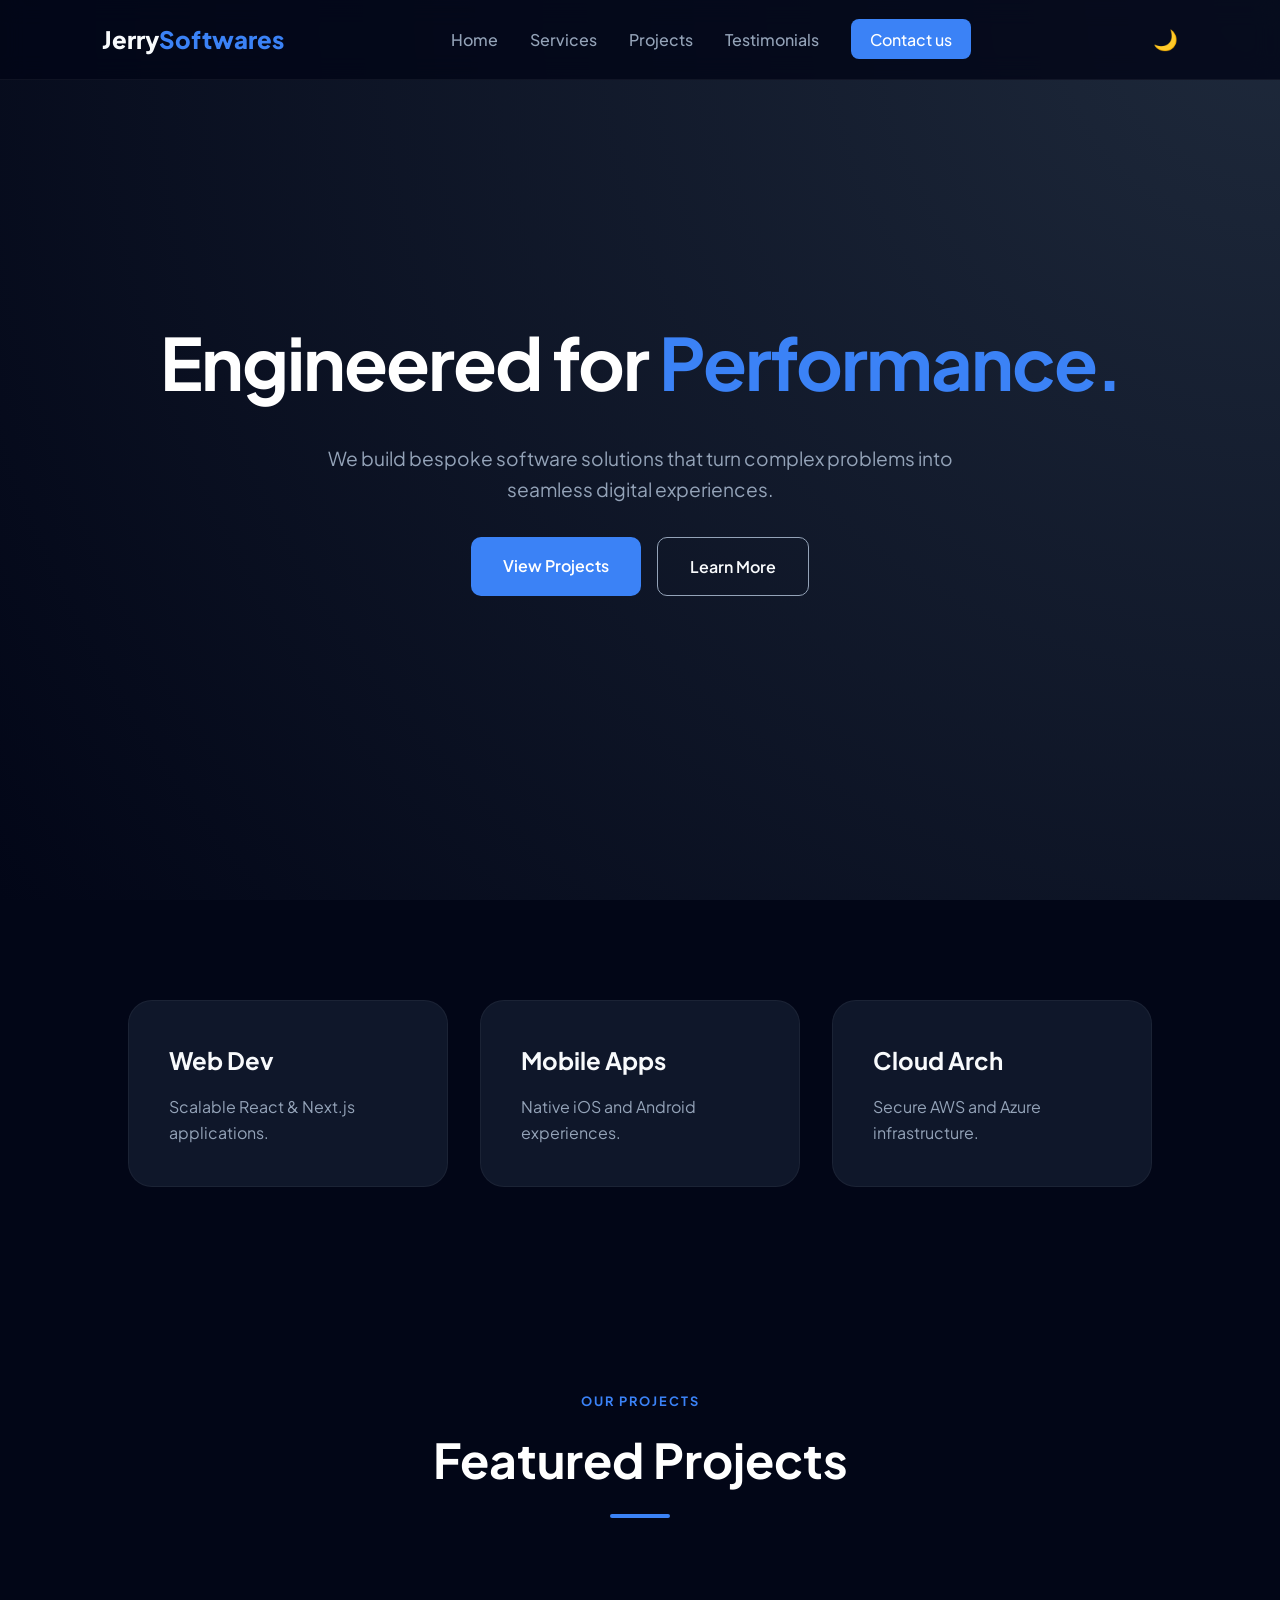
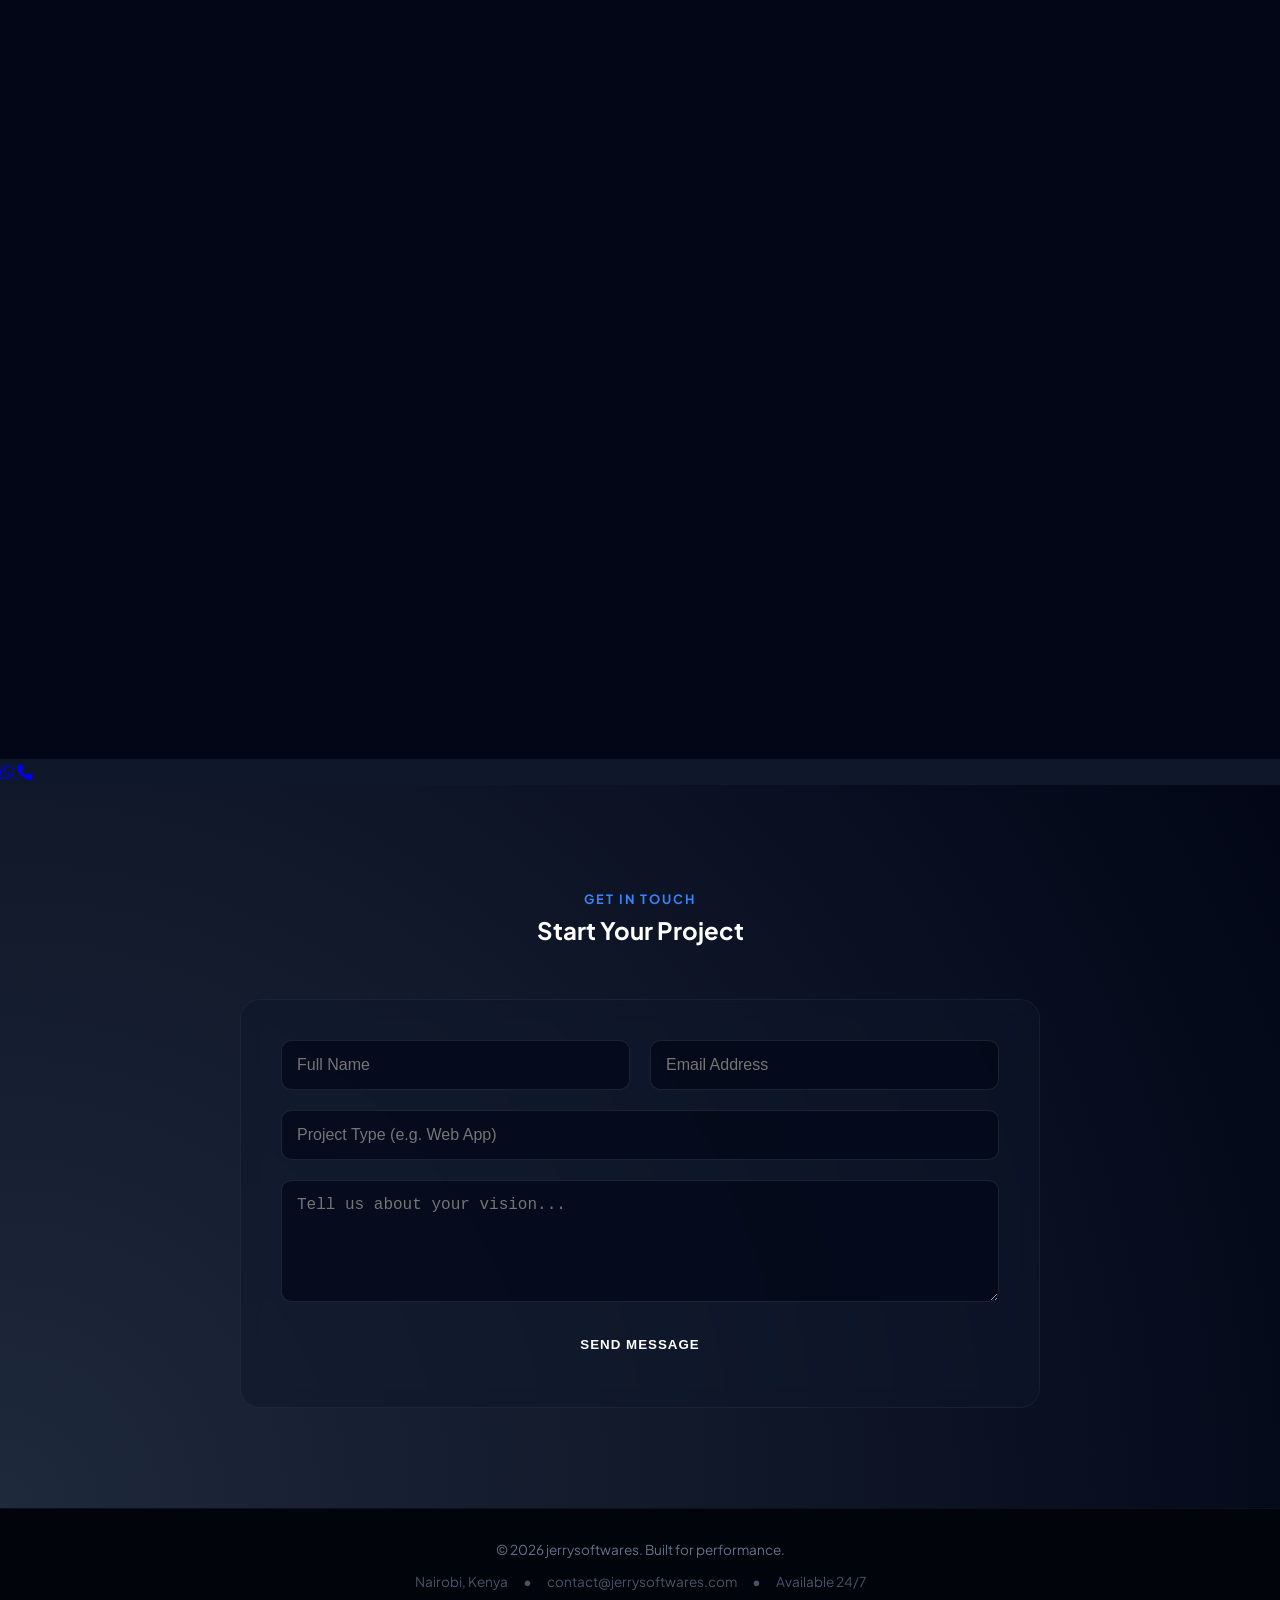
<file: index.html>
<!DOCTYPE html>
<html lang="en">
<head>
    <meta charset="UTF-8">
    <meta name="viewport" content="width=device-width, initial-scale=1.0">
    <title>Jerry Softwares | Tech Excellence</title>
    <link rel="stylesheet" href="jerry.css">
    <link href="https://fonts.googleapis.com/css2?family=Plus+Jakarta+Sans:wght@400;600;800&display=swap" rel="stylesheet">
    <link href="https://fonts.googleapis.com/css2?family=Plus+Jakarta+Sans:wght@400;600;800&display=swap" rel="stylesheet">
</head>
<body>

    <nav class="navbar">
        <a href="#" class="logo">Jerry<span>Softwares</span></a>
        <ul class="nav-links" id="nav-links">
            <li><a href="#home">Home</a></li>
            <li><a href="#services">Services</a></li>
             <li><a href="#project.html">Projects</a></li>
              <li><a href="#Testimonials">Testimonials</a></li>
            <li><a href="#contact" class="btn-nav">Contact us</a></li>
        </ul>
<!-- Theme toggle button -->
<button id="theme-toggle" class="theme-btn">🌙</button>


        <div class="menu-toggle" id="mobile-menu">
            <span class="bar"></span>
            <span class="bar"></span>
            <span class="bar"></span>
        </div>
    </nav>

    <header class="hero" id="home">
        <div class="hero-container">
            <h1>Engineered for <span class="accent">Performance.</span></h1>
            <p>We build bespoke software solutions that turn complex problems into seamless digital experiences.</p>
            <div class="hero-btns">
                <a href="#" class="btn-primary">View Projects</a>
                <a href="#" class="btn-secondary">Learn More</a>
            </div>
        </div>
    </header>

    <section class="services" id="services">
        <div class="card">
            <h3>Web Dev</h3>
            <p>Scalable React & Next.js applications.</p>
        </div>
        <div class="card">
            <h3>Mobile Apps</h3>
            <p>Native iOS and Android experiences.</p>
        </div>
        <div class="card">
            <h3>Cloud Arch</h3>
            <p>Secure AWS and Azure infrastructure.</p>
        </div>
    </section>


    <!-----project section-->

    <section class="projects" id="portfolio">
    <div class="projects-header">
        <span class="badge">Our PROJECTS</span>
        <h1>Featured Projects</h1>
        <div class="heading-line"></div>
    </div>

    <div class="projects-grid">
        <div class="project-card">
            <div class="project-image" style="background-image: url('https://images.unsplash.com/photo-1460925895917-afdab827c52f?auto=format&fit=crop&q=80&w=500')"></div>
            <div class="project-overlay">
                <div class="project-info">
                    <h3>FinTech Dashboard</h3>
                    <p>Web Application</p>
                    <a href="#" class="view-btn">View Case Study</a>
                </div>
            </div>
        </div>

        <div class="project-card">
            <div class="project-image" style="background-image: url('https://images.unsplash.com/photo-1512941937669-90a1b58e7e9c?auto=format&fit=crop&q=80&w=500')"></div>
            <div class="project-overlay">
                <div class="project-info">
                    <h3>E-Commerce Mobile</h3>
                    <p>iOS & Android</p>
                    <a href="#" class="view-btn">View Case Study</a>
                </div>
            </div>
        </div>

        <div class="project-card">
            <div class="project-image" style="background-image: url('https://images.unsplash.com/photo-1551288049-bebda4e38f71?auto=format&fit=crop&q=80&w=500')"></div>
            <div class="project-overlay">
                <div class="project-info">
                    <h3>AI Analytics Tool</h3>
                    <p>SaaS Platform</p>
                    <a href="#" class="view-btn">View Case Study</a>
                </div>
            </div>
        </div>
    </div>
</section>
    
<!---call sections-->
<div class="floating-contact">
        <a href="https://wa.me/254XXXXXXXXX" class="floating-btn whatsapp" target="_blank" title="Chat on WhatsApp">
            <i class="fab fa-whatsapp"></i>
        </a>
        <a href="tel:+254XXXXXXXXX" class="floating-btn phone" title="Call Us">
            <i class="fas fa-phone"></i>
        </a>
    </div>
    <link rel="stylesheet" href="https://cdnjs.cloudflare.com/ajax/libs/font-awesome/6.0.0/css/all.min.css">

    <script src="index.js"></script>

    <!----Contact section-->

    <section class="contact" id="contact">
    <div class="contact-header">
        <span class="badge">Get In Touch</span>
        <h1>Start Your Project</h1>
    </div>

    <div class="contact-container">
        <form id="contact-form">
            <div class="input-group">
                <input type="text" id="name" required placeholder="Full Name">
                <input type="email" id="email" required placeholder="Email Address">
            </div>
            <input type="text" id="subject" placeholder="Project Type (e.g. Web App)">
            <textarea id="message" rows="5" required placeholder="Tell us about your vision..."></textarea>
            <button type="submit" class="submit-btn">Send Message</button>
        </form>
    </div>
</section>

    <!------Footer section-->

    <footer>
    <div class="footer-content">
        <p>&copy; 2026 jerrysoftwares. Built for performance.</p>
        <div class="footer-info">
            <span>Nairobi, Kenya</span>
            <span class="dot">•</span>
            <span>contact@jerrysoftwares.com</span>
            <span class="dot">•</span>
            <span>Available 24/7</span>
        </div>
    </div>
</footer>
</body>
</html>
</file>
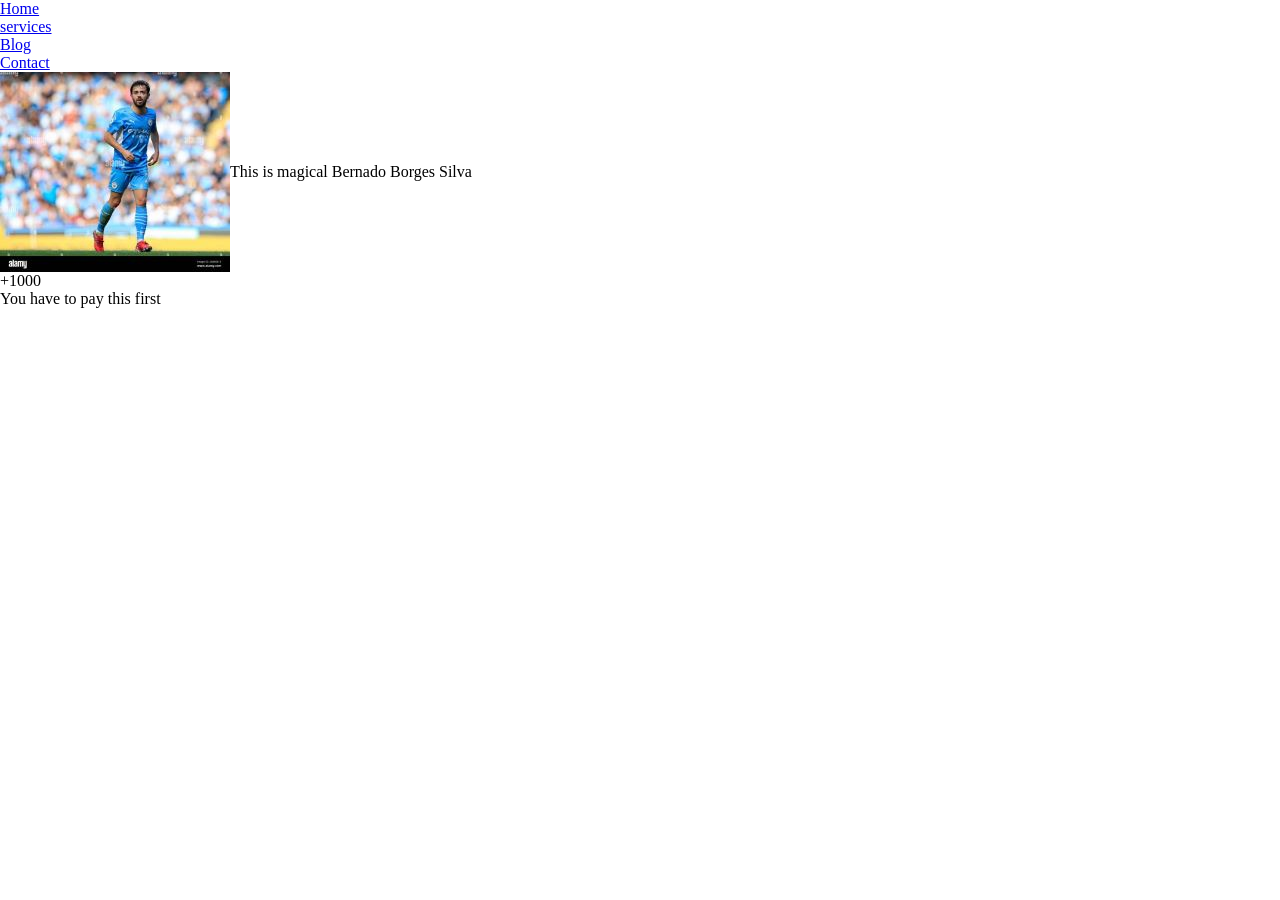
<file: boss.html>
<!DOCTYPE html>
<html lang="en">
<head>
    <meta charset="UTF-8">
    <meta name="viewport" content="width=device-width, initial-scale=1.0">
    <title>Document</title>
    <link rel="stylesheet" href="style.css">
</head>
<body>
    <nav>
        <ul>
            <li><a href="#">Home</a></li>
            <li><a href="#"> services</a></li>
             <li><a href="#">Blog</a></li>
             <li><a href="#">Contact</a></li>
        </ul>
    </nav>


    <section id="rere">

<div class="class">
    <img src="bernado.jpg" alt="">
    <p>This is magical Bernado Borges Silva</p>
    <p></p>
</div>


<div class="speed">
    <div>+1000</div>
    <p>You have to pay this first</p>
</div>

    </section>
    <script src="practical.js"></script>
    
</body>
</html>
</file>
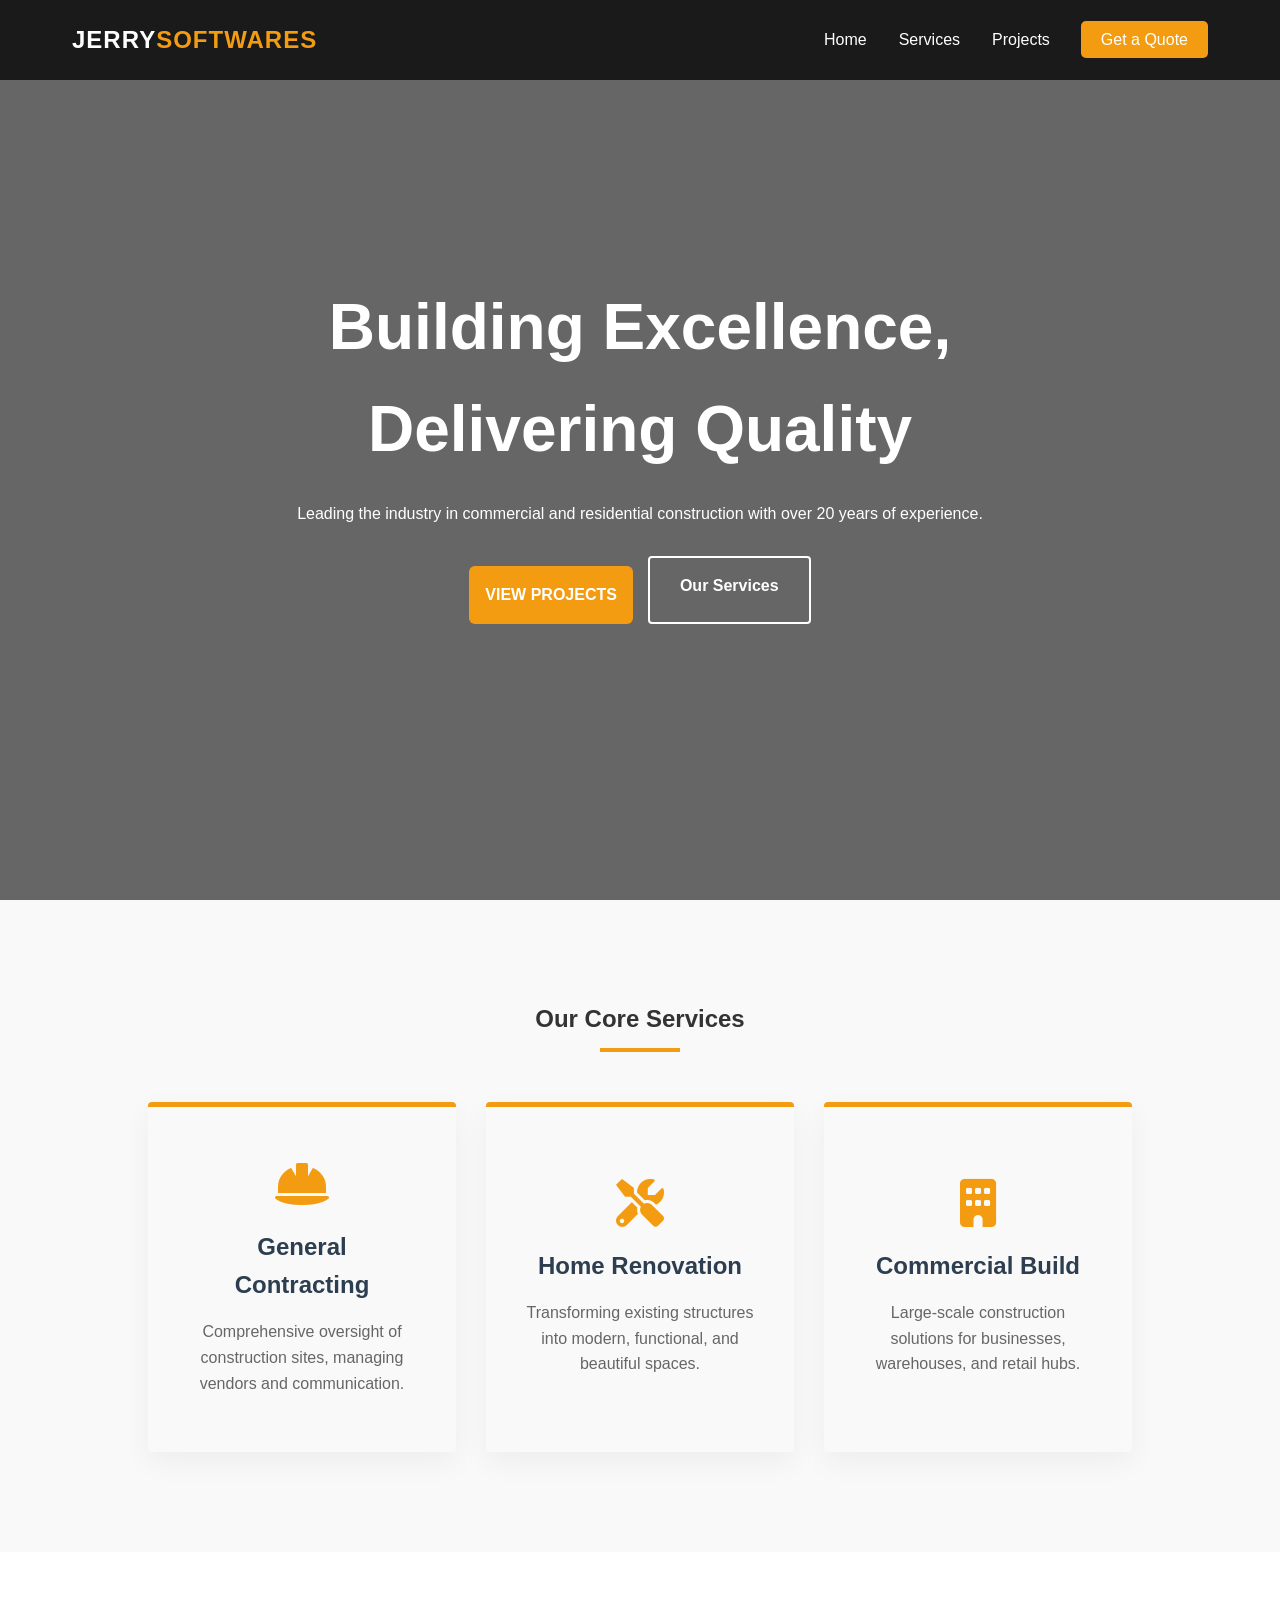
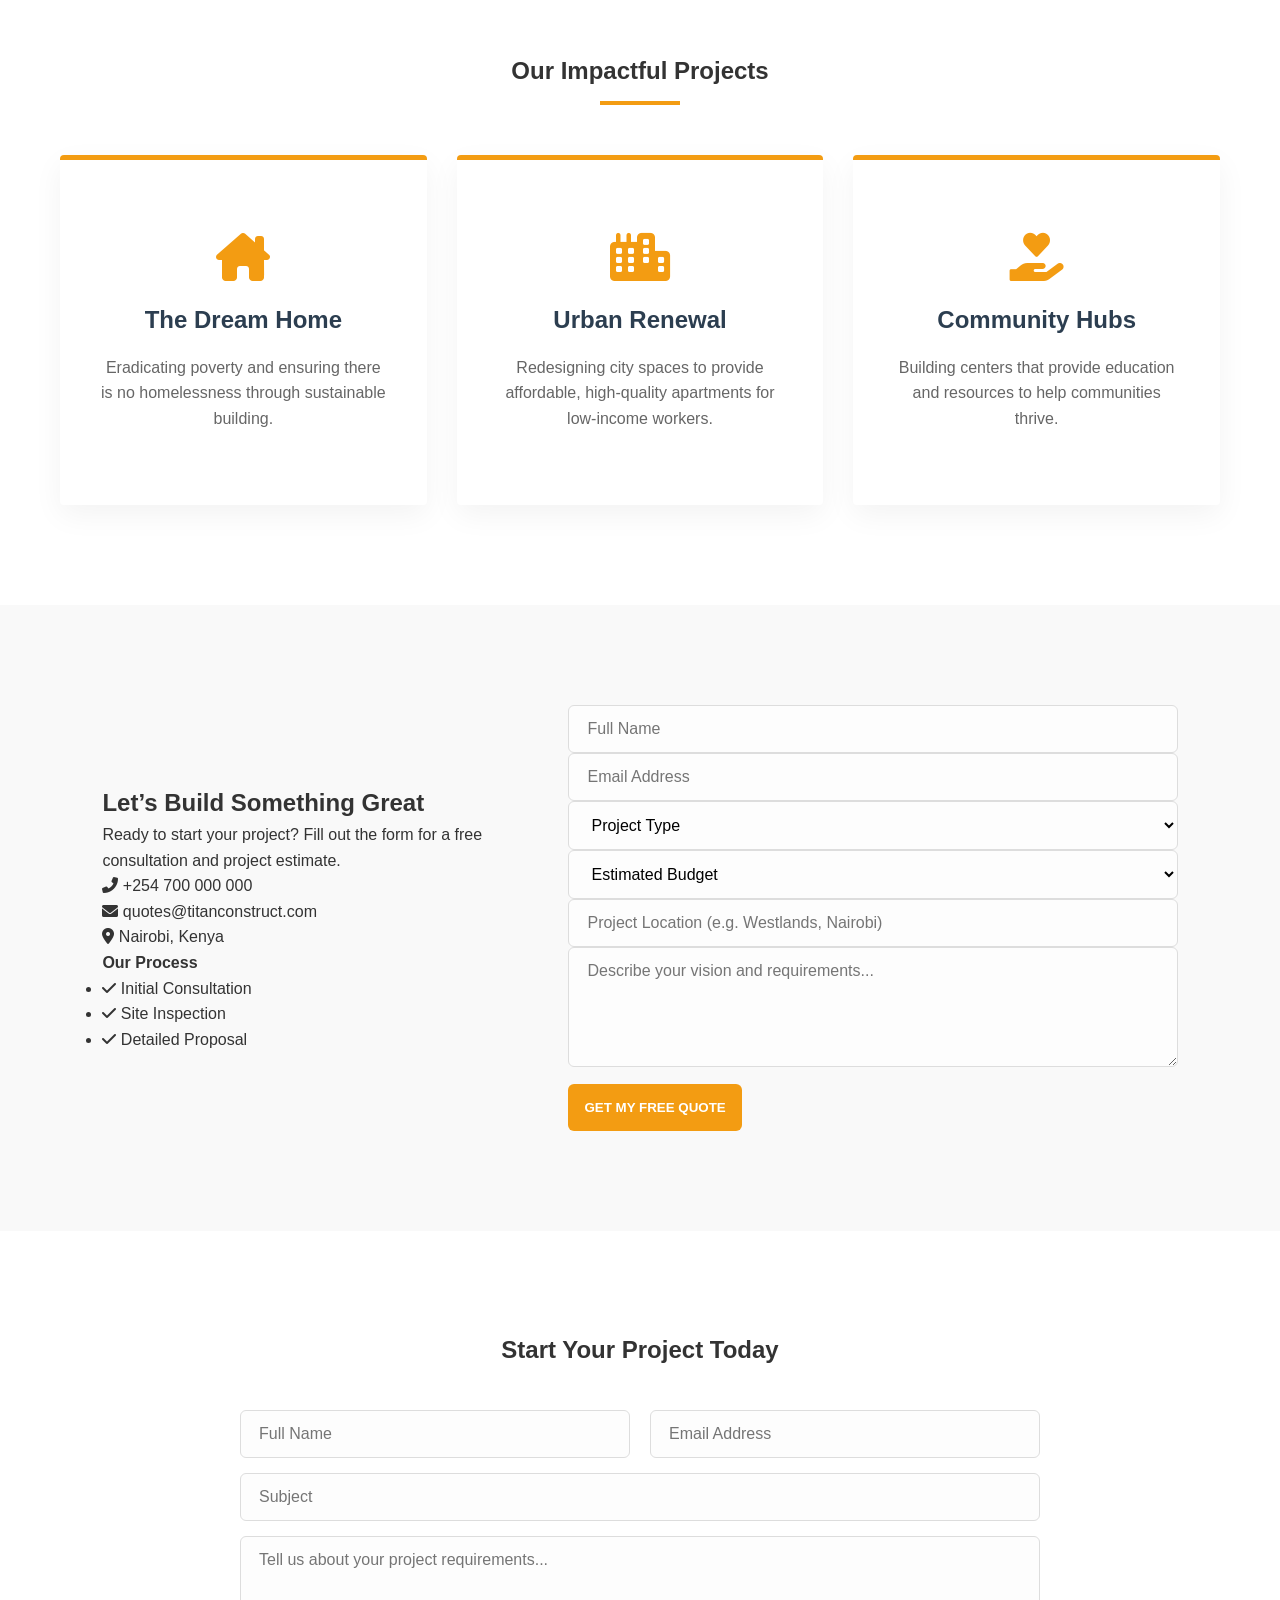
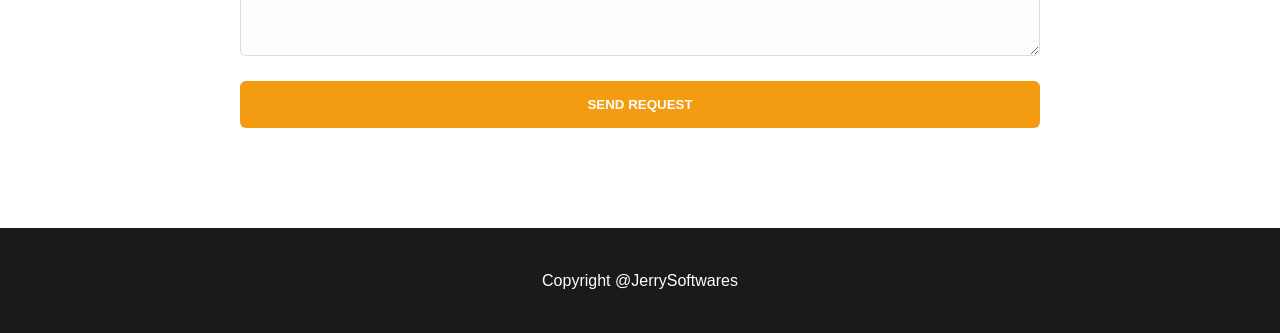
<file: construct.html>
<!DOCTYPE html>
<html lang="en">
<head>
    <meta charset="UTF-8">
    <meta name="viewport" content="width=device-width, initial-scale=1.0">
    <title>Titan Construction | Professional Building Services</title>
    <link rel="stylesheet" href="construct.css">
    <link rel="stylesheet" href="https://cdnjs.cloudflare.com/ajax/libs/font-awesome/6.0.0/css/all.min.css">
</head>
<body>

    <nav class="navbar" id="navbar">
        <div class="nav-container">
            <div class="logo">Jerry<span>Softwares</span></div>
            
            <div class="menu-toggle" id="mobile-menu">
                <span class="bar"></span>
                <span class="bar"></span>
                <span class="bar"></span>
            </div>

            <ul class="nav-links">
                <li><a href="#home">Home</a></li>
                <li><a href="#services">Services</a></li>
                <li><a href="#projects">Projects</a></li>
                <li><a href="#contact" class="nav-btn">Get a Quote</a></li>
            </ul>
        </div>
    </nav>

    <header id="home" class="hero">
        <div class="hero-overlay">
            <div class="hero-content">
                <h1>Building Excellence, <br>Delivering Quality</h1>
                <p>Leading the industry in commercial and residential construction with over 20 years of experience.</p>
                <div class="hero-btns">
                    <a href="#projects" class="btn-main">View Projects</a>
                    <a href="#services" class="btn-outline">Our Services</a>
                </div>
            </div>
        </div>
    </header>

    <section id="services" class="services">
        <div class="section-title">
            <h2>Our Core Services</h2>
            <div class="underline"></div>
        </div>
        <div class="service-grid">
            <div class="service-card">
                <i class="fas fa-hard-hat"></i>
                <h3>General Contracting</h3>
                <p>Comprehensive oversight of construction sites, managing vendors and communication.</p>
            </div>
            <div class="service-card">
                <i class="fas fa-tools"></i>
                <h3>Home Renovation</h3>
                <p>Transforming existing structures into modern, functional, and beautiful spaces.</p>
            </div>
            <div class="service-card">
                <i class="fas fa-building"></i>
                <h3>Commercial Build</h3>
                <p>Large-scale construction solutions for businesses, warehouses, and retail hubs.</p>
            </div>
        </div>
    </section>

<section id="projects" class="projects">
    <div class="section-title">
        <h2>Our Impactful Projects</h2>
        <div class="underline"></div>
    </div>

    <div class="project-grid">
        <div class="project-card">
            <i class="fas fa-house-chimney"></i>
            <h3>The Dream Home</h3>
            <p>Eradicating poverty and ensuring there is no homelessness through sustainable building.</p>
        </div>

        <div class="project-card">
            <i class="fas fa-city"></i>
            <h3>Urban Renewal</h3>
            <p>Redesigning city spaces to provide affordable, high-quality apartments for low-income workers.</p>
        </div>

        <div class="project-card">
            <i class="fas fa-hand-holding-heart"></i>
            <h3>Community Hubs</h3>
            <p>Building centers that provide education and resources to help communities thrive.</p>
        </div>
    </div>
</section>
<!-----get a quote section-->
<section id="contact" class="quote-section">
    <div class="quote-container">
        <div class="quote-sidebar">
            <h2>Let’s Build Something Great</h2>
            <p>Ready to start your project? Fill out the form for a free consultation and project estimate.</p>
            
            <div class="contact-info-list">
                <div class="info-item">
                    <i class="fas fa-phone-alt"></i>
                    <span>+254 700 000 000</span>
                </div>
                <div class="info-item">
                    <i class="fas fa-envelope"></i>
                    <span>quotes@titanconstruct.com</span>
                </div>
                <div class="info-item">
                    <i class="fas fa-map-marker-alt"></i>
                    <span>Nairobi, Kenya</span>
                </div>
            </div>

            <div class="process-steps">
                <h4>Our Process</h4>
                <ul>
                    <li><i class="fas fa-check"></i> Initial Consultation</li>
                    <li><i class="fas fa-check"></i> Site Inspection</li>
                    <li><i class="fas fa-check"></i> Detailed Proposal</li>
                </ul>
            </div>
        </div>

        <div class="quote-form-card">
            <form id="quote-form">
                <div class="form-row">
                    <input type="text" placeholder="Full Name" required>
                    <input type="email" placeholder="Email Address" required>
                </div>
                
                <div class="form-row">
                    <select required>
                        <option value="" disabled selected>Project Type</option>
                        <option value="residential">Residential Home</option>
                        <option value="commercial">Commercial Building</option>
                        <option value="renovation">Remodeling</option>
                        <option value="social">Social Housing</option>
                    </select>
                    <select required>
                        <option value="" disabled selected>Estimated Budget</option>
                        <option value="small">Under $50k</option>
                        <option value="medium">$50k - $200k</option>
                        <option value="large">Over $200k</option>
                    </select>
                </div>

                <input type="text" placeholder="Project Location (e.g. Westlands, Nairobi)">
                <textarea placeholder="Describe your vision and requirements..." rows="5"></textarea>
                
                <button type="submit" class="btn-main">Get My Free Quote</button>
            </form>
        </div>
    </div>
</section>

    <section id="contact" class="contact">
        <div class="contact-container">
            <h2>Start Your Project Today</h2>
            <form id="contact-form">
                <div class="form-group">
                    <input type="text" id="name" placeholder="Full Name" required>
                    <input type="email" id="email" placeholder="Email Address" required>
                </div>
                <input type="text" placeholder="Subject">
                <textarea placeholder="Tell us about your project requirements..." rows="5"></textarea>
                <button type="submit" class="btn-main">Send Request</button>
            </form>
        </div>
    </section>

    <footer>
        <p>Copyright @JerrySoftwares</p>
    </footer>

    <script src="script.js"></script>
</body>
</html>
</file>
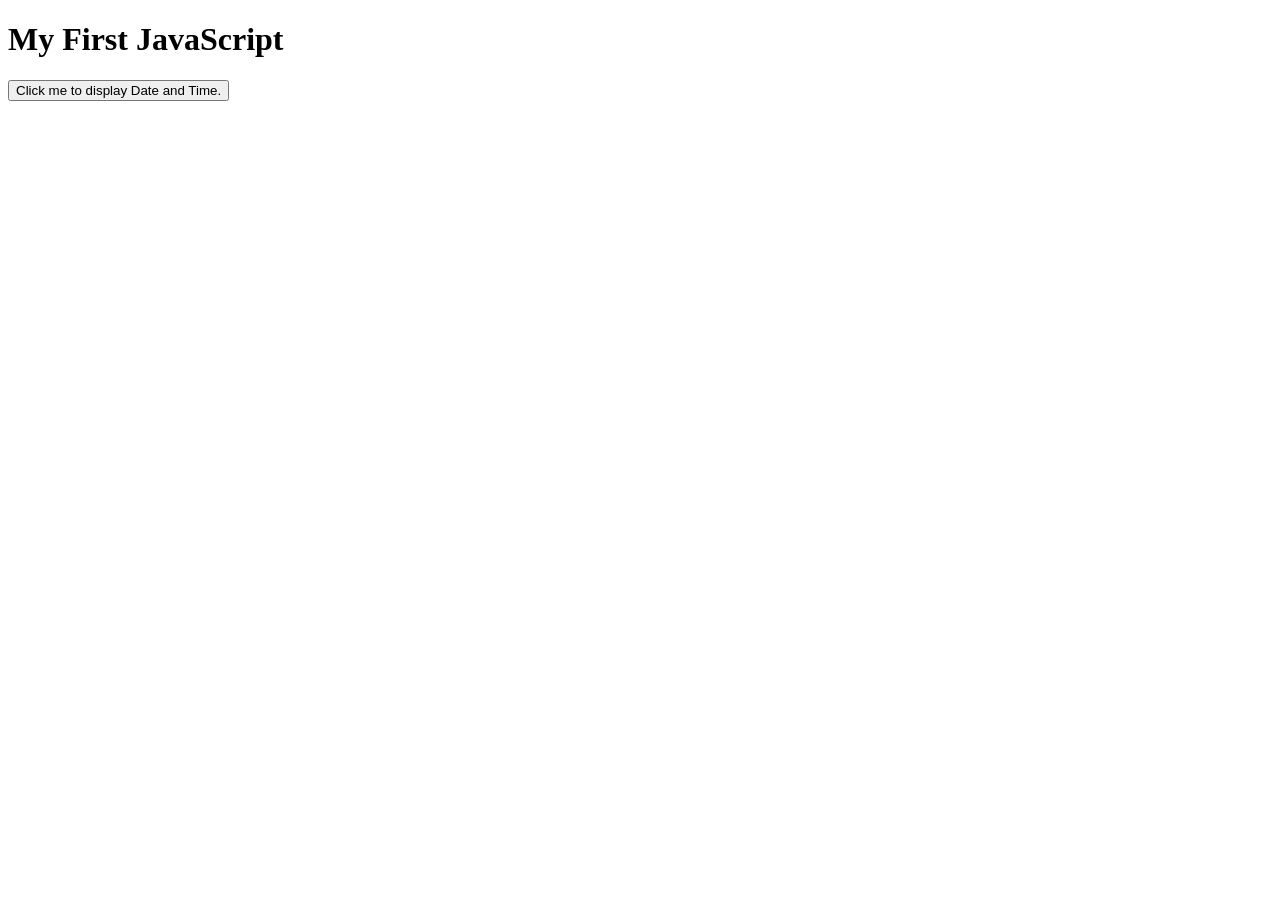
<file: java.html>
<!DOCTYPE html>
<html lang="en">
<head>
    <meta charset="UTF-8">
    <meta name="viewport" content="width=device-width, initial-scale=1.0">
    <title>Document</title>
</head>
<body>
<h1>My First JavaScript</h1>

<button type="button"
onclick="document.getElementById('demo').innerHTML = Date()">
Click me to display Date and Time.</button>

<script src="java.js"></script>
<p id="demo"></p>
</body>
</html>
</file>
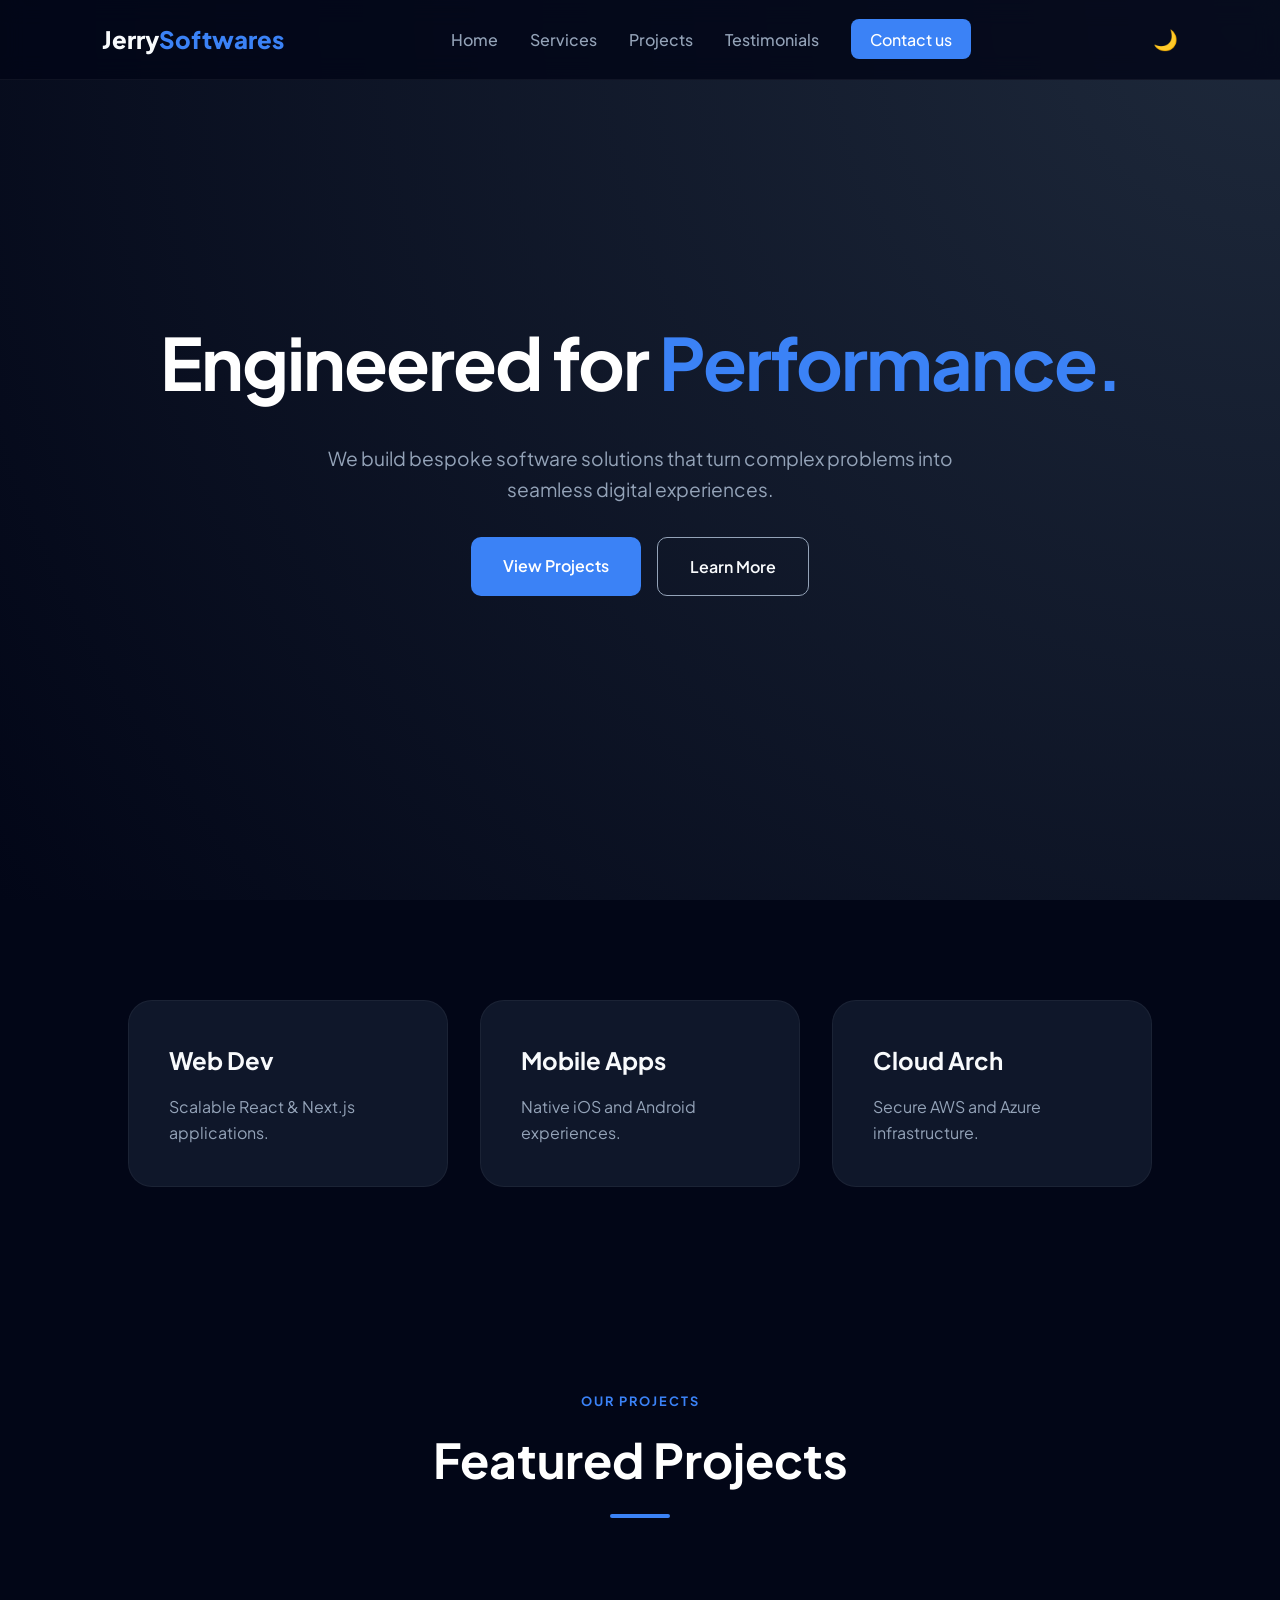
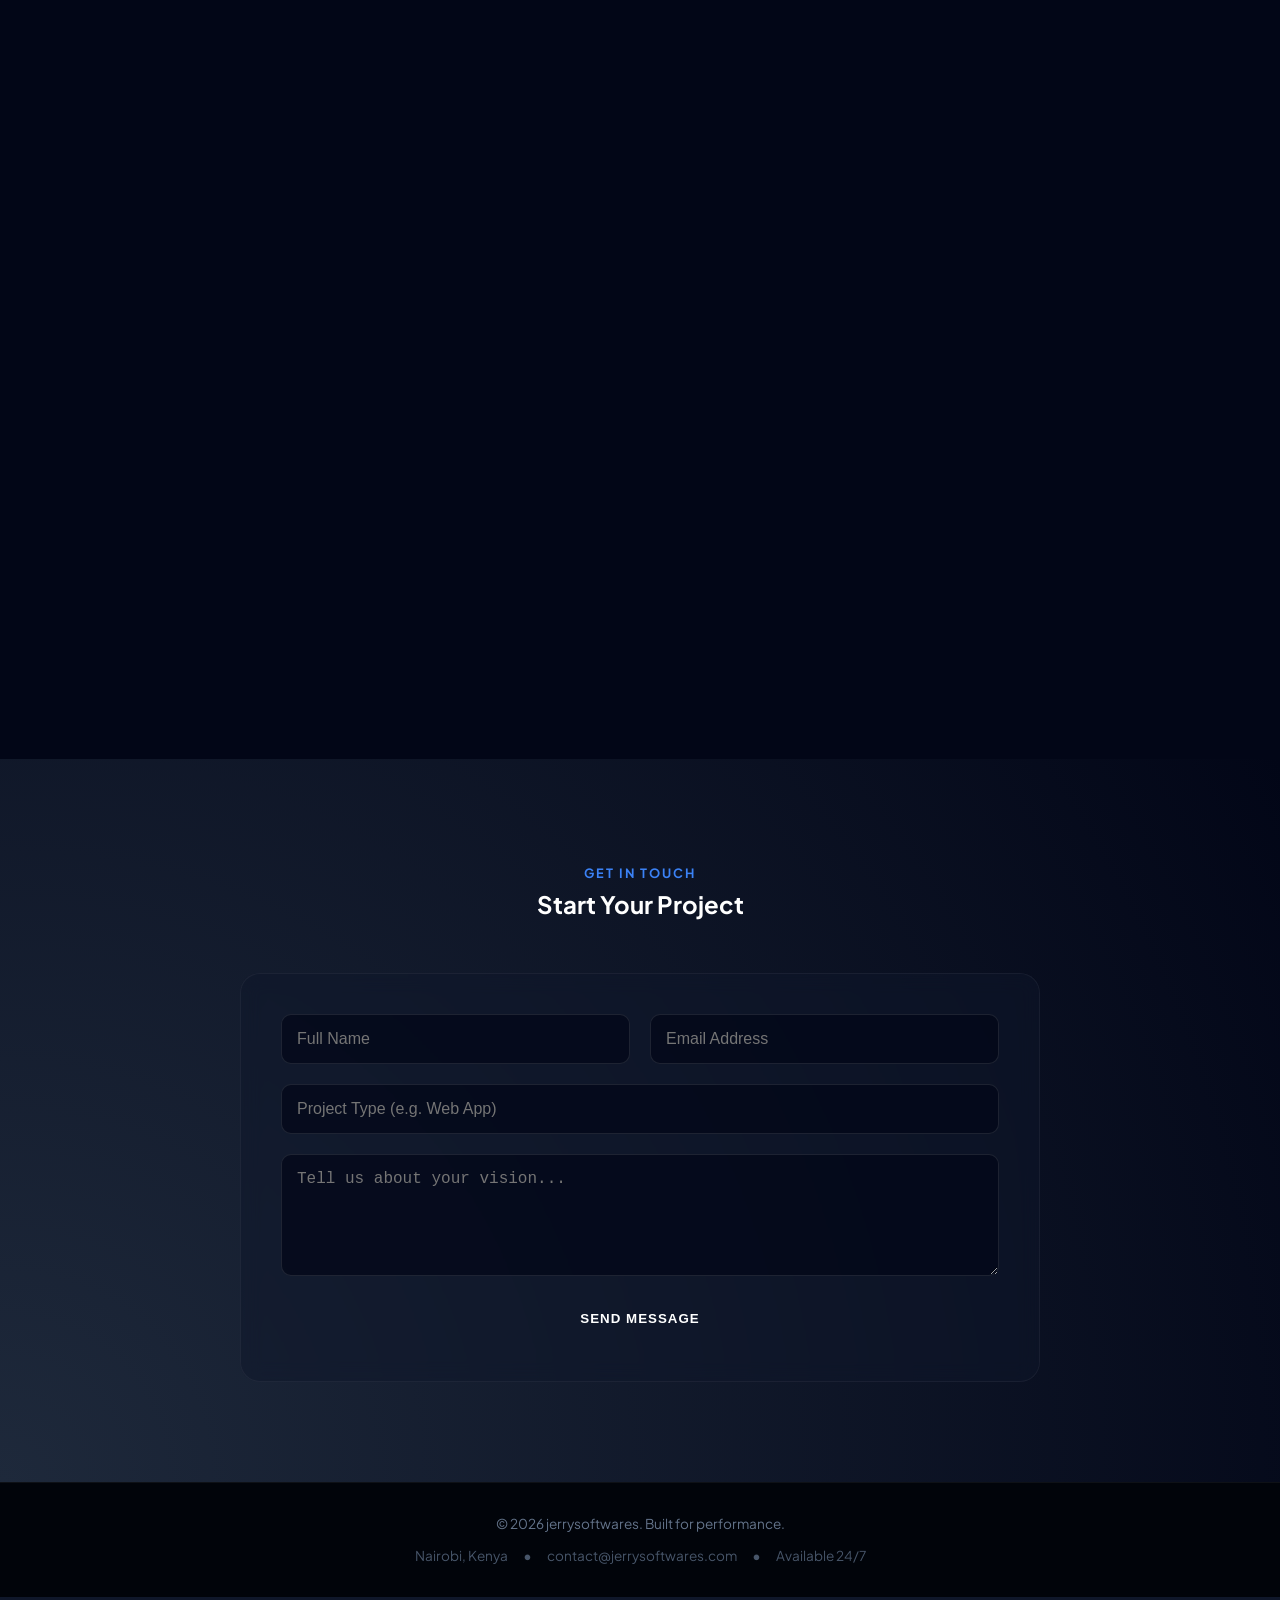
<file: jerry.html>
<!DOCTYPE html>
<html lang="en">
<head>
    <meta charset="UTF-8">
    <meta name="viewport" content="width=device-width, initial-scale=1.0">
    <title>Jerry Softwares | Tech Excellence</title>
    <link rel="stylesheet" href="jerry.css">
    <link href="https://fonts.googleapis.com/css2?family=Plus+Jakarta+Sans:wght@400;600;800&display=swap" rel="stylesheet">
</head>
<body>

    <nav class="navbar">
        <a href="#" class="logo">Jerry<span>Softwares</span></a>
        <ul class="nav-links" id="nav-links">
            <li><a href="#home">Home</a></li>
            <li><a href="#services">Services</a></li>
             <li><a href="#project.html">Projects</a></li>
              <li><a href="#Testimonials">Testimonials</a></li>
            <li><a href="#contact" class="btn-nav">Contact us</a></li>
        </ul>
<!-- Theme toggle button -->
<button id="theme-toggle" class="theme-btn">🌙</button>


        <div class="menu-toggle" id="mobile-menu">
            <span class="bar"></span>
            <span class="bar"></span>
            <span class="bar"></span>
        </div>
    </nav>

    <header class="hero" id="home">
        <div class="hero-container">
            <h1>Engineered for <span class="accent">Performance.</span></h1>
            <p>We build bespoke software solutions that turn complex problems into seamless digital experiences.</p>
            <div class="hero-btns">
                <a href="#" class="btn-primary">View Projects</a>
                <a href="#" class="btn-secondary">Learn More</a>
            </div>
        </div>
    </header>

    <section class="services" id="services">
        <div class="card">
            <h3>Web Dev</h3>
            <p>Scalable React & Next.js applications.</p>
        </div>
        <div class="card">
            <h3>Mobile Apps</h3>
            <p>Native iOS and Android experiences.</p>
        </div>
        <div class="card">
            <h3>Cloud Arch</h3>
            <p>Secure AWS and Azure infrastructure.</p>
        </div>
    </section>


    <!-----project section-->

    <section class="projects" id="portfolio">
    <div class="projects-header">
        <span class="badge">Our PROJECTS</span>
        <h1>Featured Projects</h1>
        <div class="heading-line"></div>
    </div>

    <div class="projects-grid">
        <div class="project-card">
            <div class="project-image" style="background-image: url('https://images.unsplash.com/photo-1460925895917-afdab827c52f?auto=format&fit=crop&q=80&w=500')"></div>
            <div class="project-overlay">
                <div class="project-info">
                    <h3>FinTech Dashboard</h3>
                    <p>Web Application</p>
                    <a href="#" class="view-btn">View Case Study</a>
                </div>
            </div>
        </div>

        <div class="project-card">
            <div class="project-image" style="background-image: url('https://images.unsplash.com/photo-1512941937669-90a1b58e7e9c?auto=format&fit=crop&q=80&w=500')"></div>
            <div class="project-overlay">
                <div class="project-info">
                    <h3>E-Commerce Mobile</h3>
                    <p>iOS & Android</p>
                    <a href="#" class="view-btn">View Case Study</a>
                </div>
            </div>
        </div>

        <div class="project-card">
            <div class="project-image" style="background-image: url('https://images.unsplash.com/photo-1551288049-bebda4e38f71?auto=format&fit=crop&q=80&w=500')"></div>
            <div class="project-overlay">
                <div class="project-info">
                    <h3>AI Analytics Tool</h3>
                    <p>SaaS Platform</p>
                    <a href="#" class="view-btn">View Case Study</a>
                </div>
            </div>
        </div>
    </div>
</section>

    <script src="Jerry.js"></script>

    <!----Contact section-->

    <section class="contact" id="contact">
    <div class="contact-header">
        <span class="badge">Get In Touch</span>
        <h1>Start Your Project</h1>
    </div>

    <div class="contact-container">
        <form id="contact-form">
            <div class="input-group">
                <input type="text" id="name" required placeholder="Full Name">
                <input type="email" id="email" required placeholder="Email Address">
            </div>
            <input type="text" id="subject" placeholder="Project Type (e.g. Web App)">
            <textarea id="message" rows="5" required placeholder="Tell us about your vision..."></textarea>
            <button type="submit" class="submit-btn">Send Message</button>
        </form>
    </div>
</section>

    <!------Footer section-->

    <footer>
    <div class="footer-content">
        <p>&copy; 2026 jerrysoftwares. Built for performance.</p>
        <div class="footer-info">
            <span>Nairobi, Kenya</span>
            <span class="dot">•</span>
            <span>contact@jerrysoftwares.com</span>
            <span class="dot">•</span>
            <span>Available 24/7</span>
        </div>
    </div>
</footer>
</body>
</html>
</file>
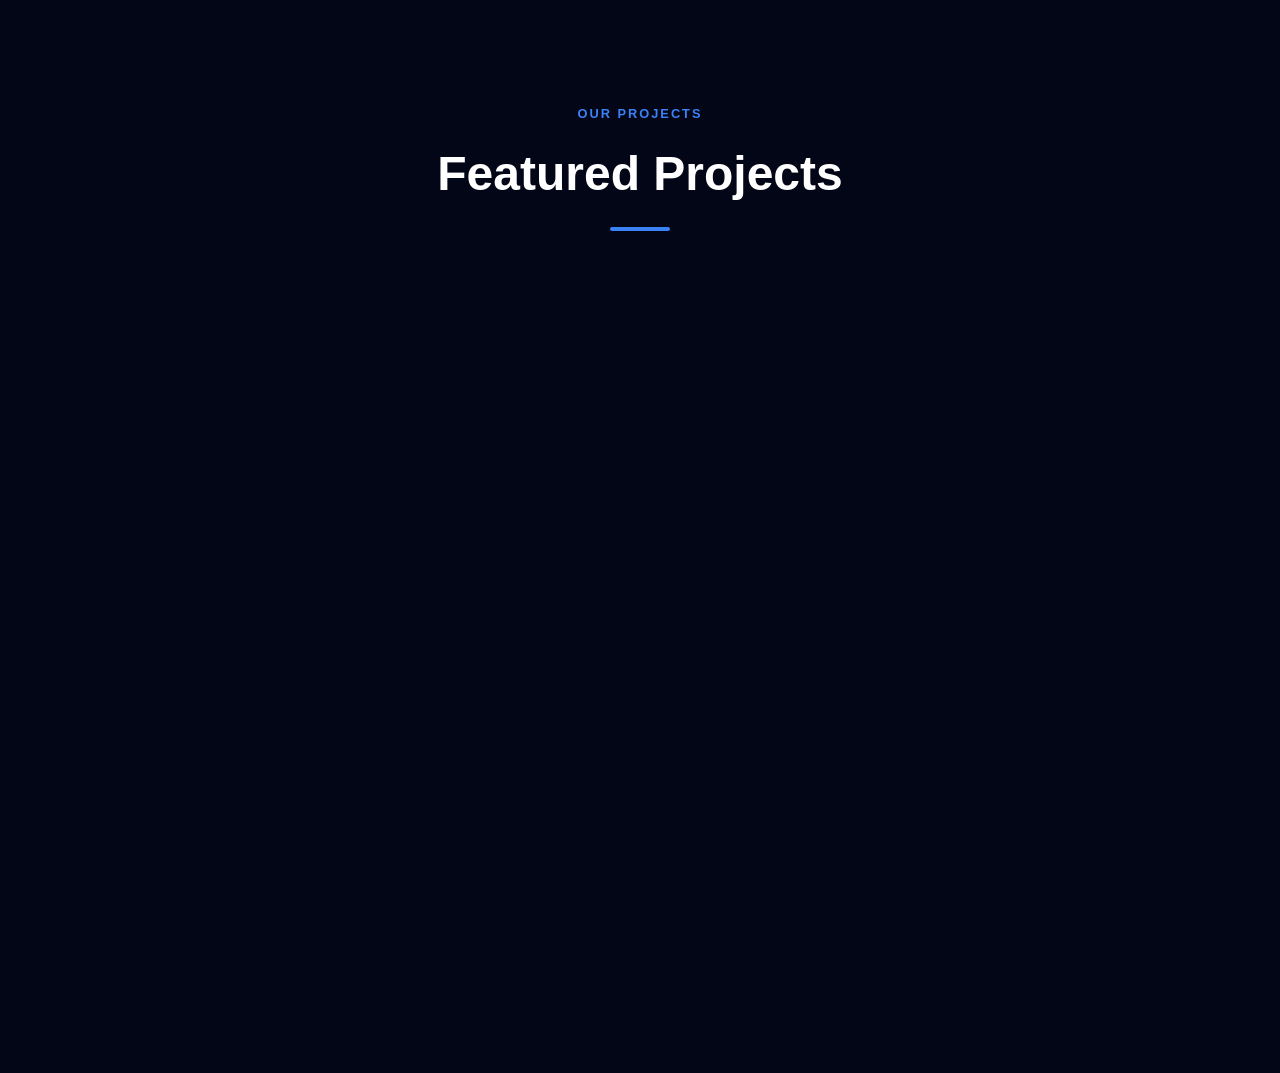
<file: project.html>
<!DOCTYPE html>
<html lang="en">
<head>
    <meta charset="UTF-8">
    <meta name="viewport" content="width=device-width, initial-scale=1.0">
    <title>Document</title>
    <link rel="stylesheet" href="jerry.css">
</head>
<body>
    <section class="projects" id="portfolio">
    <div class="projects-header">
        <span class="badge">Our PROJECTS</span>
        <h1>Featured Projects</h1>
        <div class="heading-line"></div>
    </div>

    <div class="projects-grid">
        <div class="project-card">
            <div class="project-image" style="background-image: url('https://images.unsplash.com/photo-1460925895917-afdab827c52f?auto=format&fit=crop&q=80&w=500')"></div>
            <div class="project-overlay">
                <div class="project-info">
                    <h3>FinTech Dashboard</h3>
                    <p>Web Application</p>
                    <a href="#" class="view-btn">View Case Study</a>
                </div>
            </div>
        </div>

        <div class="project-card">
            <div class="project-image" style="background-image: url('https://images.unsplash.com/photo-1512941937669-90a1b58e7e9c?auto=format&fit=crop&q=80&w=500')"></div>
            <div class="project-overlay">
                <div class="project-info">
                    <h3>E-Commerce Mobile</h3>
                    <p>iOS & Android</p>
                    <a href="#" class="view-btn">View Case Study</a>
                </div>
            </div>
        </div>

        <div class="project-card">
            <div class="project-image" style="background-image: url('https://images.unsplash.com/photo-1551288049-bebda4e38f71?auto=format&fit=crop&q=80&w=500')"></div>
            <div class="project-overlay">
                <div class="project-info">
                    <h3>AI Analytics Tool</h3>
                    <p>SaaS Platform</p>
                    <a href="#" class="view-btn">View Case Study</a>
                </div>
            </div>
        </div>
    </div>
</section>
</body>
</html>
</file>
<file: jerry.css>
:root {
    --bg: #020617;
    --card-bg: #0f172a;
    --primary: #3b82f6;
    --text-main: #f8fafc;
    --text-dim: #94a3b8;
    --nav-height: 80px;
}

* {
    margin: 0;
    padding: 0;
    box-sizing: border-box;
}

html {
    scroll-behavior: smooth;
}

body {
    font-family: 'Plus Jakarta Sans', sans-serif;
    background-color: var(--bg);
    color: var(--text-main);
    line-height: 1.6;
}

/* Navbar */
.navbar {
    height: var(--nav-height);
    display: flex;
    justify-content: space-between;
    align-items: center;
    padding: 0 8%;
    position: fixed;
    top: 0;
    width: 100%;
    background: rgba(2, 6, 23, 0.8);
    backdrop-filter: blur(12px);
    z-index: 1000;
    border-bottom: 1px solid rgba(255, 255, 255, 0.05);
}

.logo {
    font-size: 1.5rem;
    font-weight: 800;
    text-decoration: none;
    color: var(--text-main);
}

.logo span { color: var(--primary); }

.nav-links {
    display: flex;
    list-style: none;
    gap: 2rem;
    align-items: center;
}

.nav-links a {
    text-decoration: none;
    color: var(--text-dim);
    font-weight: 500;
    transition: 0.3s;
}

.nav-links a:hover { color: var(--primary); }

.btn-nav {
    background: var(--primary);
    color: white !important;
    padding: 0.6rem 1.2rem;
    border-radius: 8px;
}

/* Hero Section */
.hero {
    height: 100vh;
    display: flex;
    align-items: center;
    justify-content: center;
    text-align: center;
    padding: 0 5%;
    background: radial-gradient(circle at top right, #1e293b, #020617);
}

.hero h1 {
    font-size: clamp(2.5rem, 6vw, 4.5rem);
    margin-bottom: 1.5rem;
    letter-spacing: -2px;
}

.accent { color: var(--primary); }

.hero p {
    color: var(--text-dim);
    font-size: 1.2rem;
    max-width: 700px;
    margin: 0 auto 2rem;
}

.hero-btns {
    display: flex;
    gap: 1rem;
    justify-content: center;
}

.btn-primary, .btn-secondary {
    padding: 1rem 2rem;
    border-radius: 10px;
    text-decoration: none;
    font-weight: 600;
    transition: 0.3s;
}

.btn-primary { background: var(--primary); color: white; }
.btn-secondary { border: 1px solid var(--text-dim); color: var(--text-main); }

/* Responsive Grid for Services */
.services {
    display: grid;
    grid-template-columns: repeat(auto-fit, minmax(300px, 1fr));
    gap: 2rem;
    padding: 5rem 8%;
}

.card {
    background: var(--card-bg);
    padding: 2.5rem;
    border-radius: 20px;
    border: 1px solid rgba(255, 255, 255, 0.05);
    transition: 0.3s;
}

.card:hover {
    transform: translateY(-10px);
    border-color: var(--primary);
}

/* Mobile Menu Toggle */
.menu-toggle {
    display: none;
    cursor: pointer;
}

.bar {
    display: block;
    width: 25px;
    height: 3px;
    margin: 5px;
    background-color: white;
    transition: 0.3s;
}

@media (max-width: 768px) {
    .menu-toggle { display: block; }
    .nav-links {
        position: absolute;
        top: 80px;
        left: -100%;
        flex-direction: column;
        background: var(--bg);
        width: 100%;
        text-align: center;
        transition: 0.4s;
        padding: 2rem 0;
    }
    .nav-links.active { left: 0; }
    .hero-btns { flex-direction: column; }
}

/* Section Layout */
.services {
    padding: 100px 10%;
    background-color: #020617; /* Deep Navy/Black */
    color: white;
}

/* Heading Styling */
.services-header {
    text-align: center;
    margin-bottom: 60px;
}

.subtitle {
    color: #3b82f6;
    text-transform: uppercase;
    letter-spacing: 2px;
    font-weight: 700;
    font-size: 0.8rem;
    margin-bottom: 10px;
}

.services-header h1 {
    font-size: clamp(2rem, 5vw, 3rem);
    font-weight: 800;
    margin: 0;
}

.underline {
    width: 50px;
    height: 4px;
    background: #3b82f6;
    margin: 15px auto 0;
    border-radius: 10px;
}

/* The Grid System */
.services-grid {
    display: grid;
    /* Automatically creates columns based on screen width */
    grid-template-columns: repeat(auto-fit, minmax(300px, 1fr));
    gap: 30px;
}

/* Card Styling */
.card {
    background: #0f172a;
    padding: 40px;
    border-radius: 24px;
    border: 1px solid rgba(255, 255, 255, 0.05);
    transition: all 0.4s cubic-bezier(0.175, 0.885, 0.32, 1.275);
    text-align: left;
}

.card:hover {
    transform: translateY(-12px);
    border-color: #3b82f6;
    box-shadow: 0 20px 40px rgba(0, 0, 0, 0.4);
}

.icon-box {
    font-size: 2rem;
    background: rgba(59, 130, 246, 0.1);
    width: 60px;
    height: 60px;
    display: flex;
    align-items: center;
    justify-content: center;
    border-radius: 12px;
    margin-bottom: 25px;
}

.card h3 {
    font-size: 1.5rem;
    margin-bottom: 15px;
    color: #f8fafc;
}

.card p {
    color: #94a3b8;
    line-height: 1.6;
}

/*projects*/
/* Projects Section */
.projects {
    padding: 100px 8%;
    background: #020617;
}

.projects-header {
    text-align: center;
    margin-bottom: 60px;
}

/* Re-using the header styles from services for consistency */
.badge { color: #3b82f6; font-weight: 700; letter-spacing: 2px; text-transform: uppercase; font-size: 0.8rem; }
.projects-header h1 { color: white; font-size: 3rem; margin-top: 10px; }
.heading-line { width: 60px; height: 4px; background: #3b82f6; margin: 15px auto; border-radius: 10px; }

/* The Portfolio Grid */
.projects-grid {
    display: grid;
    grid-template-columns: repeat(auto-fit, minmax(350px, 1fr));
    gap: 25px;
}

.project-card {
    position: relative;
    border-radius: 20px;
    overflow: hidden;
    aspect-ratio: 16 / 10;
    cursor: pointer;
}

.project-image {
    width: 100%;
    height: 100%;
    background-size: cover;
    background-position: center;
    transition: transform 0.6s cubic-bezier(0.165, 0.84, 0.44, 1);
}

.project-card:hover .project-image {
    transform: scale(1.1);
}

/* Hover Overlay */
.project-overlay {
    position: absolute;
    top: 0;
    left: 0;
    width: 100%;
    height: 100%;
    background: linear-gradient(to top, rgba(15, 23, 42, 0.9), transparent);
    display: flex;
    align-items: flex-end;
    padding: 30px;
    opacity: 0;
    transition: opacity 0.3s ease;
}

.project-card:hover .project-overlay {
    opacity: 1;
}

.project-info h3 {
    color: white;
    font-size: 1.5rem;
    margin-bottom: 5px;
    transform: translateY(20px);
    transition: transform 0.4s ease;
}

.project-info p {
    color: #3b82f6;
    font-weight: 600;
    margin-bottom: 15px;
    transform: translateY(20px);
    transition: transform 0.4s ease 0.1s;
}

.project-card:hover h3, 
.project-card:hover p {
    transform: translateY(0);
}

.view-btn {
    color: white;
    text-decoration: none;
    font-size: 0.9rem;
    border-bottom: 1px solid #3b82f6;
    padding-bottom: 2px;
}

/* Mobile Fix */
@media (max-width: 480px) {
    .projects-grid {
        grid-template-columns: 1fr;
    }
}

/*contact section*/

.contact {
    padding: 100px 8%;
    background: radial-gradient(circle at bottom left, #1e293b, #020617);
}

.contact-header { text-align: center; margin-bottom: 50px; }

.contact-container {
    max-width: 800px;
    margin: 0 auto;
    background: rgba(15, 23, 42, 0.5);
    padding: 40px;
    border-radius: 20px;
    border: 1px solid rgba(255, 255, 255, 0.05);
    backdrop-filter: blur(10px);
}

#contact-form { display: flex; flex-direction: column; gap: 20px; }

.input-group {
    display: grid;
    grid-template-columns: 1fr 1fr;
    gap: 20px;
}

input, textarea {
    width: 100%;
    padding: 15px;
    background: rgba(2, 6, 23, 0.7);
    border: 1px solid rgba(255, 255, 255, 0.1);
    border-radius: 10px;
    color: white;
    font-size: 1rem;
    transition: 0.3s;
}

input:focus, textarea:focus {
    outline: none;
    border-color: var(--blue);
    box-shadow: 0 0 15px rgba(59, 130, 246, 0.2);
}

.submit-btn {
    background: var(--blue);
    color: white;
    padding: 15px;
    border: none;
    border-radius: 10px;
    font-weight: 700;
    cursor: pointer;
    transition: 0.3s;
    text-transform: uppercase;
    letter-spacing: 1px;
}

.submit-btn:hover {
    background: #2563eb;
    transform: translateY(-2px);
    box-shadow: 0 5px 15px rgba(37, 99, 235, 0.4);
}

/* Mobile Responsiveness */
@media (max-width: 600px) {
    .input-group { grid-template-columns: 1fr; }
    .contact-container { padding: 25px; }
}

/*footer section*/
footer {
    text-align: center;
    padding: 30px 8%;
    border-top: 1px solid rgba(255, 255, 255, 0.05);
    background: #01040a;
}

.footer-content {
    display: flex;
    flex-direction: column;
    gap: 10px;
    color: #64748b;
    font-size: 0.85rem;
}

.footer-info {
    display: flex;
    justify-content: center;
    gap: 15px;
    color: #475569;
}

.dot {
    color: var(--blue);
    font-weight: bold;
}

/* Responsive Footer */
@media (max-width: 600px) {
    .footer-info {
        flex-direction: column;
        gap: 5px;
    }
    .dot { display: none; }
}


/*toggleTheme*/

/* Default Dark */
body {
    background-color: #0f172a;
    color: white;
    transition: background-color 0.3s ease, color 0.3s ease;
}

/* Light Mode */
body.light-theme {
    background-color: #ffffff;
    color: #111111;
}

/* Mobile nav active */
.nav-active {
    display: block;
}

/* Theme button */
.theme-btn {
    background: none;
    border: none;
    font-size: 20px;
    cursor: pointer;
    margin-left: 15px;
}
</file>
<file: style.css>
*{
margin: 0;
padding: 0;
box-sizing: border-box;
}

.class{
display: flex;
align-items: center;

}
</file>
<file: construct.css>
/* --- Root Variables & Global Reset --- */
:root {
    --primary-color: #f39c12;    /* Construction Yellow */
    --secondary-color: #2c3e50;  /* Professional Navy/Grey */
    --dark-bg: #1a1a1a;
    --light-bg: #f9f9f9;
    --text-white: #ffffff;
    --transition: all 0.3s ease;
}

* {
    margin: 0;
    padding: 0;
    box-sizing: border-box;
    font-family: 'Segoe UI', Tahoma, Geneva, Verdana, sans-serif;
}

html {
    scroll-behavior: smooth;
}

body {
    line-height: 1.6;
    color: #333;
}

/* --- Navigation --- */
.navbar {
    background: rgba(26, 26, 26, 0.95);
    height: 80px;
    display: flex;
    align-items: center;
    position: fixed;
    top: 0;
    width: 100%;
    z-index: 1000;
    transition: var(--transition);
}

.nav-container {
    display: flex;
    justify-content: space-between;
    align-items: center;
    width: 100%;
    max-width: 1200px;
    margin: 0 auto;
    padding: 0 2rem;
}

.logo {
    color: var(--text-white);
    font-size: 1.5rem;
    font-weight: 800;
    text-transform: uppercase;
    letter-spacing: 1px;
}

.logo span {
    color: var(--primary-color);
}

.nav-links {
    display: flex;
    list-style: none;
    align-items: center;
}

.nav-links li a {
    color: var(--text-white);
    text-decoration: none;
    padding: 0.5rem 1rem;
    font-weight: 500;
    transition: var(--transition);
}

.nav-links li a:hover {
    color: var(--primary-color);
}

.nav-btn {
    background: var(--primary-color);
    color: white !important;
    padding: 10px 20px !important;
    border-radius: 5px;
    margin-left: 15px;
}

.nav-btn:hover {
    background: #e67e22;
}

/* --- Mobile Toggle --- */
.menu-toggle {
    display: none;
    flex-direction: column;
    cursor: pointer;
}

.bar {
    width: 25px;
    height: 3px;
    background: white;
    margin: 4px 0;
    transition: var(--transition);
}

/* --- Hero Section --- */
.hero {
    height: 100vh;
    background: url('https://images.unsplash.com/photo-1541888946425-d81bb19240f5?q=80&w=2070') center/cover no-repeat;
    position: relative;
}

.hero-overlay {
    background: rgba(0, 0, 0, 0.6);
    height: 100%;
    width: 100%;
    display: flex;
    align-items: center;
    justify-content: center;
}

.hero-content {
    text-align: center;
    color: white;
    max-width: 800px;
    padding: 0 20px;
}

.hero-content h1 {
    font-size: 4rem;
    margin-bottom: 20px;
}

.hero-btns {
    margin-top: 30px;
    display: flex;
    gap: 15px;
    justify-content: center;
}

.btn-main, .btn-outline {
    padding: 15px 30px;
    text-decoration: none;
    font-weight: bold;
    border-radius: 4px;
    transition: var(--transition);
}

.btn-main { background: var(--primary-color); color: white; }
.btn-outline { border: 2px solid white; color: white; }
.btn-outline:hover { background: white; color: black; }

/* --- Services --- */
.services {
    padding: 100px 10%;
    background: var(--light-bg);
}

.section-title {
    text-align: center;
    margin-bottom: 50px;
}

.underline {
    width: 80px;
    height: 4px;
    background: var(--primary-color);
    margin: 10px auto;
}

.service-grid {
    display: grid;
    grid-template-columns: repeat(auto-fit, minmax(300px, 1fr));
    gap: 30px;
}

.service-card {
    background: white;
    padding: 40px;
    text-align: center;
    box-shadow: 0 10px 30px rgba(0,0,0,0.05);
    border-bottom: 4px solid transparent;
    transition: var(--transition);
}

.service-card:hover {
    transform: translateY(-10px);
    border-bottom: 4px solid var(--primary-color);
}

.service-card i {
    font-size: 3rem;
    color: var(--primary-color);
    margin-bottom: 20px;
}

/*---projects section*/

/* Shared Grid Style for both Sections */
.service-grid, .project-grid {
    display: grid;
    grid-template-columns: repeat(auto-fit, minmax(300px, 1fr));
    gap: 30px;
    max-width: 1200px;
    margin: 40px auto 0;
    padding: 0 20px;
}

/* Identical Card Styling */
.service-card, .project-card {
    background: var(--white);
    padding: 40px;
    text-align: center;
    box-shadow: 0 10px 30px rgba(0,0,0,0.05);
    border-top: 5px solid var(--primary-color); /* The construction-yellow top bar */
    border-radius: 4px;
    display: flex;
    flex-direction: column;
    justify-content: center; /* Centers content vertically */
    min-height: 350px; /* Forces all cards to have the same minimum height */
    transition: var(--transition);
}

/* Consistent Hover Effect */
.service-card:hover, .project-card:hover {
    transform: translateY(-10px);
    box-shadow: 0 15px 35px rgba(0,0,0,0.1);
}

/* Icon Styling */
.service-card i, .project-card i {
    font-size: 3rem;
    color: var(--primary-color);
    margin-bottom: 20px;
}

/* Heading & Paragraph Styling */
.service-card h3, .project-card h3 {
    margin-bottom: 15px;
    color: var(--secondary-color);
    font-size: 1.5rem;
}

.service-card p, .project-card p {
    color: #666;
    line-height: 1.6;
}

/* Section Title Fix */
.projects {
    padding: 100px 0;
    background: var(--white); /* Keeps projects distinct from the light-grey services */
}
/*Get a quote section*/


/* --- Contact Section --- */
.contact {
    padding: 100px 10%;
}

.contact-container {
    max-width: 800px;
    margin: 0 auto;
    text-align: center;
}

#contact-form {
    margin-top: 40px;
    display: flex;
    flex-direction: column;
    gap: 20px;
}

.form-group {
    display: flex;
    gap: 20px;
}

input, textarea {
    width: 100%;
    padding: 15px;
    border: 1px solid #ddd;
    border-radius: 4px;
}

/* --- Footer --- */
footer {
    background: var(--dark-bg);
    color: white;
    text-align: center;
    padding: 40px 0;
}

/* --- Responsive Media Queries --- */
@media (max-width: 768px) {
    .menu-toggle {
        display: flex;
    }

    .nav-links {
        position: absolute;
        top: 80px;
        left: -100%;
        flex-direction: column;
        background: var(--dark-bg);
        width: 100%;
        height: 60vh;
        justify-content: center;
        transition: 0.5s;
    }

    .nav-links.active {
        left: 0;
    }

    .hero-content h1 {
        font-size: 2.5rem;
    }

    .form-group {
        flex-direction: column;
    }
}


/* Get a quote section*/
/* --- Quote Section Styles --- */
.quote-section {
    padding: 100px 8%;
    background-color: var(--light-bg);
}

.quote-container {
    display: grid;
    grid-template-columns: 1fr 1.5fr; /* Sidebar is narrower than form */
    gap: 60px;
    max-width: 1200px;
    margin: 0 auto;
    align-items: center;
}

/* Sidebar Info */
.quote-info h2 {
    font-size: 2.8rem;
    color: var(--secondary-color);
    margin-bottom: 20px;
    line-height: 1.1;
}

.quote-info p {
    font-size: 1.1rem;
    color: #555;
    margin-bottom: 30px;
}

.contact-methods {
    margin-bottom: 30px;
}

.method {
    display: flex;
    align-items: center;
    gap: 15px;
    margin-bottom: 15px;
    font-weight: 600;
}

.method i {
    color: var(--primary-color);
    background: #fff;
    padding: 10px;
    border-radius: 50%;
    box-shadow: 0 4px 10px rgba(0,0,0,0.05);
}

.trust-badge {
    display: flex;
    gap: 10px;
    background: #e9ecef;
    padding: 15px;
    border-radius: 8px;
    font-size: 0.85rem;
    color: #666;
}

/* Form Card Styling */
.quote-card {
    background: var(--white);
    padding: 40px;
    border-radius: 12px;
    box-shadow: 0 20px 40px rgba(0,0,0,0.08);
}

#contact-form {
    display: flex;
    flex-direction: column;
    gap: 15px;
}

.form-group-row {
    display: grid;
    grid-template-columns: 1fr 1fr;
    gap: 15px;
}

input, select, textarea {
    width: 100%;
    padding: 14px 18px;
    border: 1px solid #ddd;
    border-radius: 6px;
    font-size: 1rem;
    background: #fdfdfd;
    transition: var(--transition);
}

input:focus, textarea:focus, select:focus {
    outline: none;
    border-color: var(--primary-color);
    box-shadow: 0 0 0 4px rgba(243, 156, 18, 0.1);
}

.btn-main {
    background: var(--primary-color);
    color: white;
    padding: 16px;
    border: none;
    border-radius: 6px;
    font-weight: 700;
    text-transform: uppercase;
    cursor: pointer;
    transition: var(--transition);
    margin-top: 10px;
}

.btn-main:hover {
    background: #d3830e;
    transform: translateY(-2px);
}

/* --- Responsiveness --- */

/* Tablets (landscape and portrait) */
@media (max-width: 992px) {
    .quote-container {
        grid-template-columns: 1fr; /* Stack vertically */
        text-align: center;
        gap: 40px;
    }

    .method {
        justify-content: center;
    }

    .trust-badge {
        justify-content: center;
    }
}

/* Mobile Phones */
@media (max-width: 600px) {
    .quote-section {
        padding: 60px 5%;
    }

    .form-group-row {
        grid-template-columns: 1fr; /* Name and Email stack on small screens */
    }

    .quote-card {
        padding: 25px;
    }

    .quote-info h2 {
        font-size: 2rem;
    }
}
</file>
